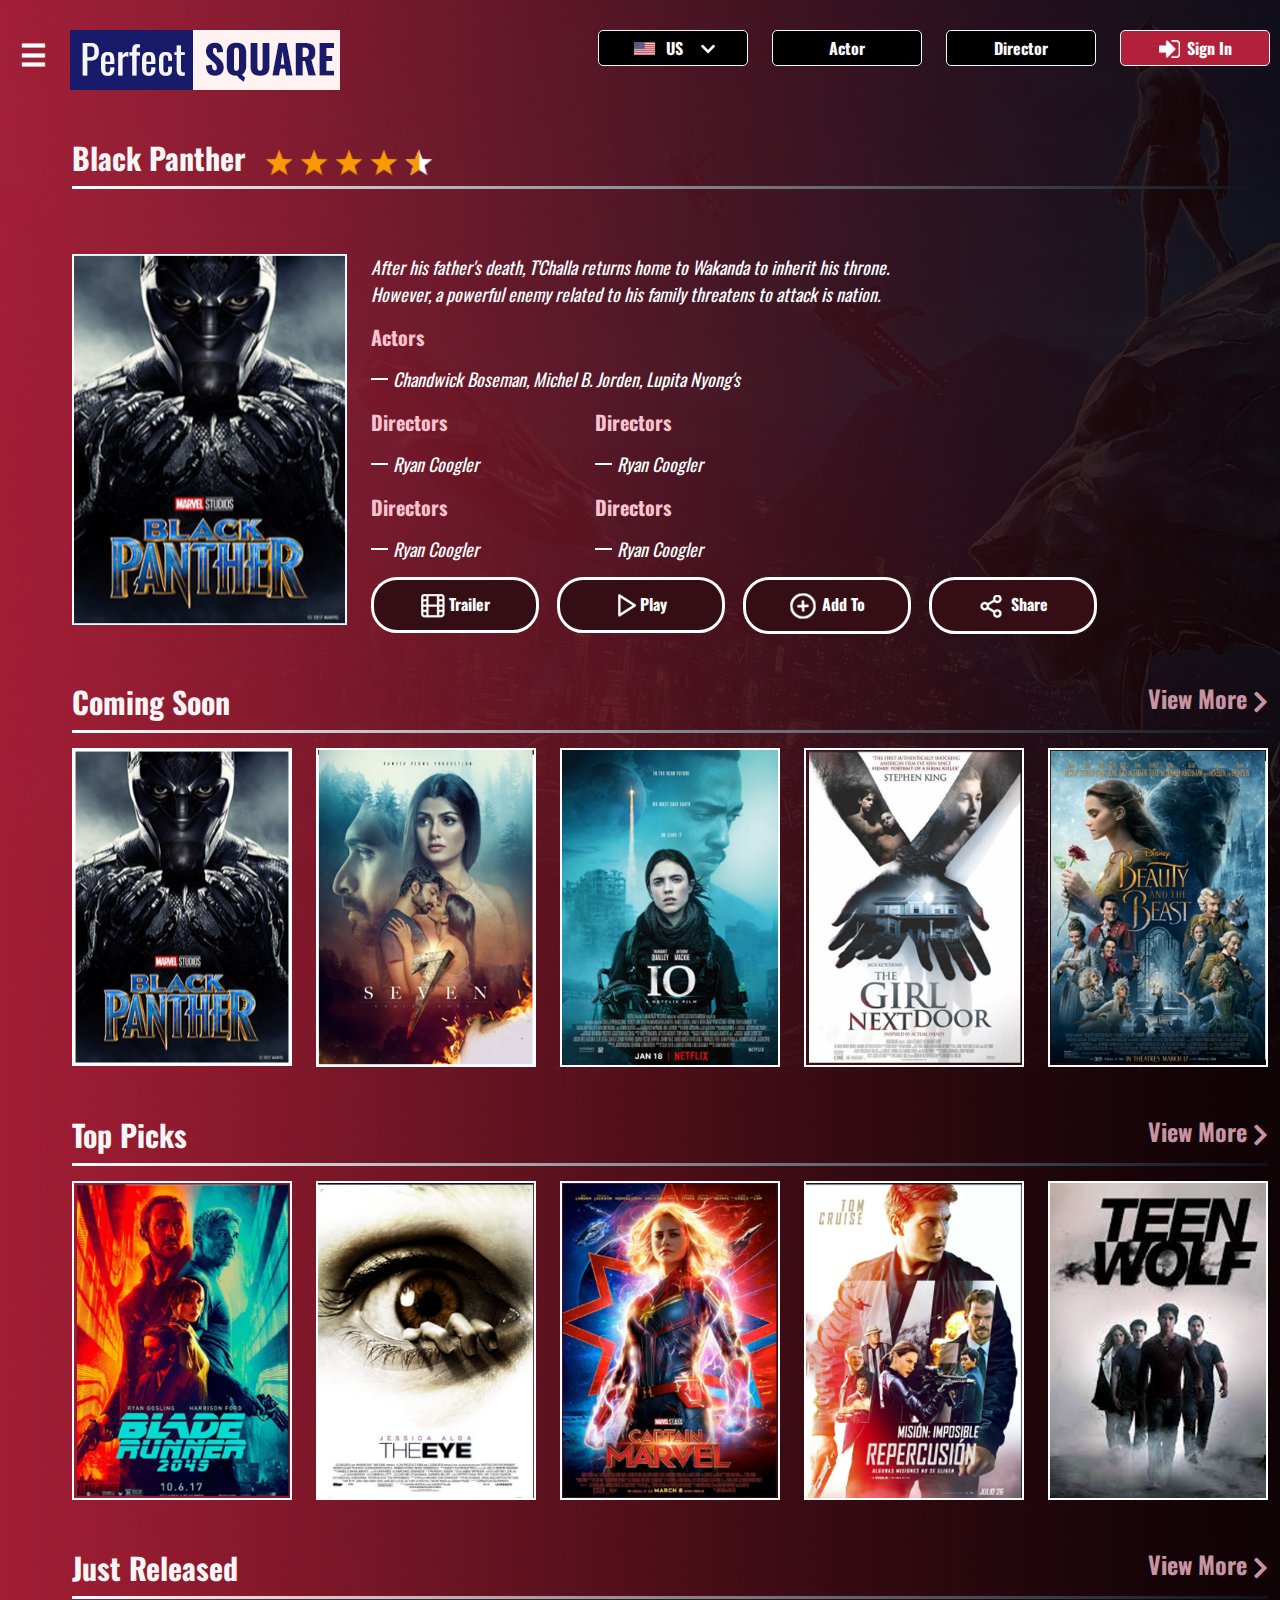
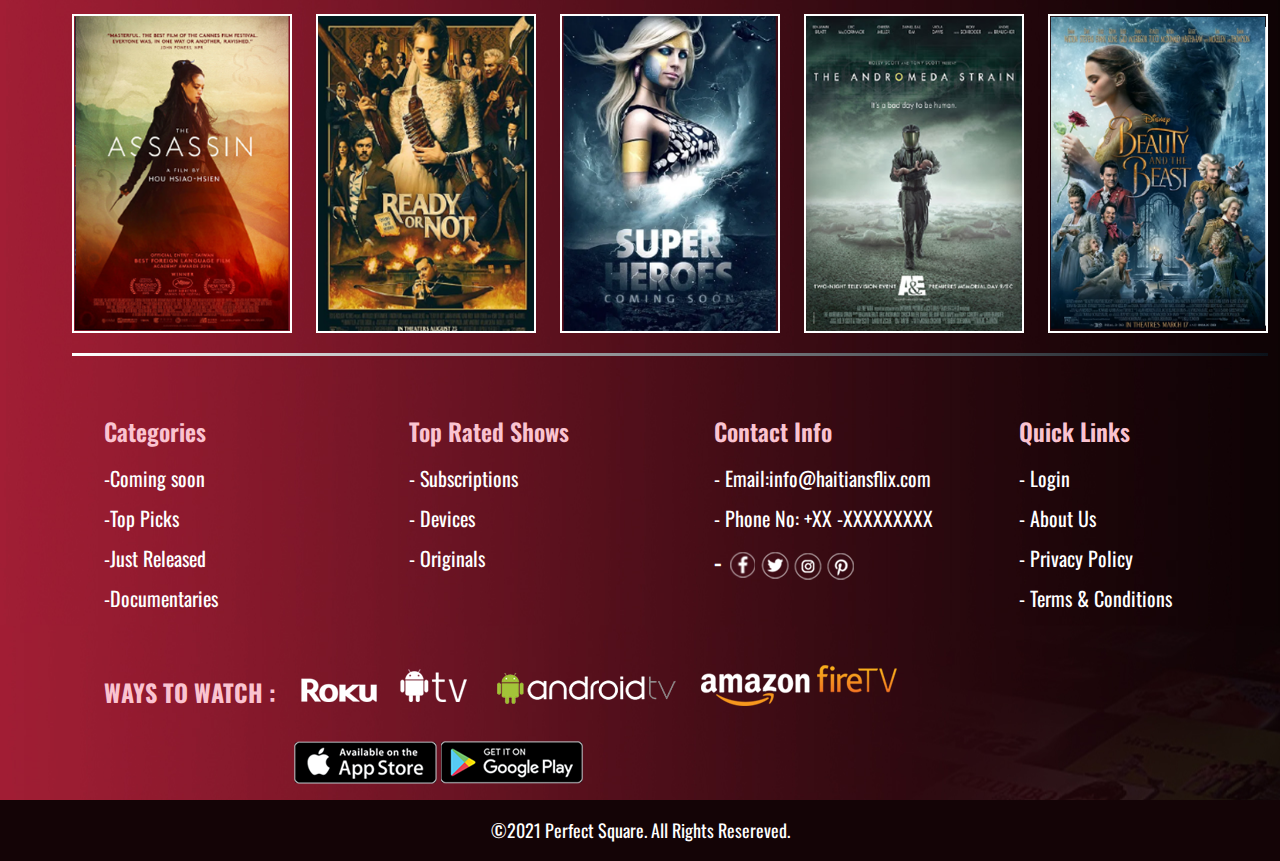
<file: index.html>
<!doctype html>
<html lang="en">

<head>
    <!-- Required meta tags -->
    <meta charset="utf-8">
    <meta name="viewport" content="width=device-width, initial-scale=1">

    <!-- Bootstrap CSS -->
    <link href="https://cdn.jsdelivr.net/npm/bootstrap@5.0.0-beta3/dist/css/bootstrap.min.css" rel="stylesheet" />
    <link rel="stylesheet" href="https://cdnjs.cloudflare.com/ajax/libs/font-awesome/5.15.3/css/all.min.css" />
    <link rel="preconnect" href="https://fonts.gstatic.com">
    <link href="https://fonts.googleapis.com/css2?family=Oswald:wght@400&display=swap" rel="stylesheet">
    <link rel="stylesheet" href="style.css">
    <title>Black Panther</title>

</head>

<body>
    <div id="mySidenav" class="sidenav">
        <a href="javascript:void(0)" class="closebtn" onclick="closeNav()">&times;</a>
        <a href="#" class="Active"><img src="assets/home.png" alt=""> HOME</a>
        <a href="#"><img src="assets/user.png" alt="">ABOUT US</a>
        <a href="#"><img src="assets/dolar.png" alt="">PRICING PLANS</a>
        <a href="#"><img src="assets/contact.png" alt="">FAQ</a>
        <a href="#"><img src="assets/call.png" alt="">CONTACT FORM</a>
    </div>
    <div class="container-fluid bg-back" id="main">
        <div class="bg--body">
            <div class="row">
                <div class="toppnavbar">
                    <div class="logo">
                        <div>
                            <span style="font-size:30px;color:#fff;font-weight:700;cursor:pointer"
                                onclick="openNav()">&#9776;</span>
                        </div>
                        </a><img src="assets/logo.png" alt="">
                    </div>
                    <div class="navbar_bx">
                        <ul>
                            <li><a href=""><img src="assets/flagicon.png" alt=""> US <i
                                        class="fas fa-chevron-down"></i></a></li>
                            <li><a href="">Actor</a></li>
                            <li><a href="">Director</a></li>
                            <li><a href=""><img src="assets/logout.png" alt="">Sign In</a></li>
                        </ul>
                    </div>
                </div>
            </div>
            <div class="">
                <div class="row">
                    <div class="heading_bx">
                        <h2>Black Panther<img src="assets/star.png" alt=""></h2>
                    </div>
                    <div class="row mainmovie">
                        <div class="col-lg-3 col-md-6 col-s-12">
                            <img src="assets/panther-3.png" alt="">
                        </div>
                        <div class="col-lg-9 col-md-6 col-s-12 text-white cont-bx">
                            <p>After his father's death, T'Challa returns home to Wakanda to inherit his throne.<br>
                                However, a powerful enemy related to his family threatens to attack is nation.</p>
                            <p><b>Actors</b></p>
                            <p><span class="line"></span>Chandwick Boseman, Michel B. Jorden, Lupita Nyong's</p>
                            <div class="row">
                                <div class="col-3 mobscr">
                                    <p><b>Directors</b></p>
                                    <p><span class="line"></span>Ryan Coogler</p>
                                </div>
                                <div class="col-3 mobscr">
                                    <p><b>Directors</b></p>
                                    <p><span class="line"></span>Ryan Coogler</p>
                                </div>
                            </div>
                            <div class="row">
                                <div class="col-3 mobscr">
                                    <p><b>Directors</b></p>
                                    <p><span class="line"></span>Ryan Coogler</p>
                                </div>
                                <div class="col-3 mobscr">
                                    <p><b>Directors</b></p>
                                    <p><span class="line"></span>Ryan Coogler</p>
                                </div>
                            </div>
                            <div class="row">
                                <div class="col-12">
                                    <div class="btn-bar">
                                        <button><img src="assets/movies1.png" alt=""> Trailer</button>
                                        <button><img src="assets/play.png" alt=""> Play</button>
                                        <button><img src="assets/addto.png" alt=""> Add To</button>
                                        <button><img src="assets/share.png" alt=""> Share</button>
                                    </div>
                                </div>
                            </div>

                        </div>
                    </div>
                </div>
            </div>
            <div class="row">
                <div class="col-12">
                    <div class="heading_bx">
                        <h2>Coming Soon <span>View More<i class="fas fa-chevron-right"></i></span></h2>
                    </div>
                    <div class="row">
                        <div class="col-lg-2 col-s-6">
                            <img src="assets/panther-3.png  " alt="">
                        </div>
                        <div class="col-lg-2 col-s-6">
                            <img src="assets/seven.png  " alt="">
                        </div>
                        <div class="col-lg-2 col-s-6">
                            <img src="assets/10.png  " alt="">
                        </div>
                        <div class="col-lg-2 col-s-6">
                            <img src="assets/girl.png  " alt="">
                        </div>
                        <div class="col-lg-2 col-s-6">
                            <img src="assets/beuty.png  " alt="">
                        </div>
                    </div>
                </div>
            </div>
            <div class="row">
                <div class="col-12">
                    <div class="heading_bx">
                        <h2>Top Picks <span>View More<i class="fas fa-chevron-right"></i></span></h2>
                    </div>
                    <div class="row">
                        <div class="col-lg-2 col-s-6">
                            <img src="assets/blade.png  " alt="">
                        </div>
                        <div class="col-lg-2 col-s-6">
                            <img src="assets/jessica.png  " alt="">
                        </div>
                        <div class="col-lg-2 col-s-6">
                            <img src="assets/marvel.png  " alt="">
                        </div>
                        <div class="col-lg-2 col-s-6">
                            <img src="assets/tom.png  " alt="">
                        </div>
                        <div class="col-lg-2 col-s-6">
                            <img src="assets/wolf.png  " alt="">
                        </div>
                    </div>
                </div>
            </div>
            <div class="row">
                <div class="col-12">
                    <div class="heading_bx">
                        <h2>Just Released <span>View More<i class="fas fa-chevron-right"></i></span></h2>
                    </div>
                    <div class="row">
                        <div class="col-lg-2 col-s-6">
                            <img src="assets/Assas.png  " alt="">
                        </div>
                        <div class="col-lg-2 col-s-6">
                            <img src="assets/ready.png  " alt="">
                        </div>
                        <div class="col-lg-2 col-s-6">
                            <img src="assets/super.png  " alt="">
                        </div>
                        <div class="col-lg-2 col-s-6">
                            <img src="assets/the.png  " alt="">
                        </div>
                        <div class="col-lg-2 col-s-6">
                            <img src="assets/beuty.png" alt="">
                        </div>
                    </div>
                    <div class="heading_bx">
                        <h3></h3>
                    </div>
                </div>
            </div>
        </div>
        <div class="footer">
            <div class="row">
                <div class="col-lg-3 col-s-12 footernav">
                    <ul>
                        <li>Categories</li>
                        <li><a href="">-Coming soon</a></li>
                        <li><a href="">-Top Picks</a></li>
                        <li><a href="">-Just Released</a></li>
                        <li><a href="">-Documentaries</a></li>
                    </ul>
                </div>
                <div class="col-lg-3 col-s-12 footernav">
                    <ul>
                        <li>Top Rated Shows</li>
                        <li><a href="">- Subscriptions</a></li>
                        <li><a href="">- Devices</a></li>
                        <li><a href="">- Originals</a></li>
                    </ul>
                </div>
                <div class="col-lg-3 col-s-12 footernav">
                    <ul>
                        <li>Contact Info</li>
                        <li><a href="">- Email:info@haitiansflix.com</a></li>
                        <li><a href="">- Phone No: +XX -XXXXXXXXX</a></li>
                        <li class="socialmenu">
                            <ul>
                                <li><a href="">- <img src="assets/social/fb.png" alt=""></a></li>
                                <li><a href=""><img src="assets/social/tw.png" alt=""></a></li>
                                <li><a href=""><img src="assets/social/inst.png" alt=""></a></li>
                                <li><a href=""><img src="assets/social/pin.png" alt=""></a></li>
                            </ul>
                        </li>
                    </ul>
                </div>
                <div class="col-lg-3 col-s-12 footernav">
                    <ul>
                        <li>Quick Links</li>
                        <li><a href="">- Login</a></li>
                        <li><a href="">- About Us</a></li>
                        <li><a href="">- Privacy Policy</a></li>
                        <li><a href="">- Terms & Conditions</a></li>
                    </ul>
                </div>
            </div>
            <div class="row">
                <div class="col-12 watch_wrapper">
                    <ul>
                        <li><b>WAYS TO WATCH : </b></li>
                        <li><a href=""><img src="assets/social/roku.png" alt=""></a></li>
                        <li><a href=""><img src="assets/social/tv.png" alt=""></a></li>
                        <li><a href=""><img src="assets/social/android.png" alt=""></a></li>
                        <li><a href=""><img src="assets/social/amzon.png" alt=""></a></li>
                    </ul>
                </div>
                <div class="row">
                    <div class="col-12 btnbar_bx">
                        <ul>
                            <li><a href=""><img src="assets/social/apple.png" alt=""></a></li>
                            <li><a href=""><img src="assets/social/google.png" alt=""></a></li>
                        </ul>
                    </div>
                </div>
            </div>
        </div>
    </div>
        <div class="bottom_footer">
            <p class="text-center text-white">©2021 Perfect Square. All Rights Resereved.</p>
        </div>
        <script src="https://cdn.jsdelivr.net/npm/bootstrap@5.0.0-beta3/dist/js/bootstrap.bundle.min.js"
            integrity="sha384-JEW9xMcG8R+pH31jmWH6WWP0WintQrMb4s7ZOdauHnUtxwoG2vI5DkLtS3qm9Ekf" crossorigin="anonymous">
        </script>
        <script>
        function openNav() {
            document.getElementById("mySidenav").style.width = "250px";
            document.getElementById("main").style.marginLeft = "250px";
            document.getElementById("main").style.width = "auto";
        }

        function closeNav() {
            document.getElementById("mySidenav").style.width = "0";
            document.getElementById("main").style.marginLeft = "0";
            document.getElementById("main").style.width = "100%";
        }
        </script>
</body>

</html>
</file>
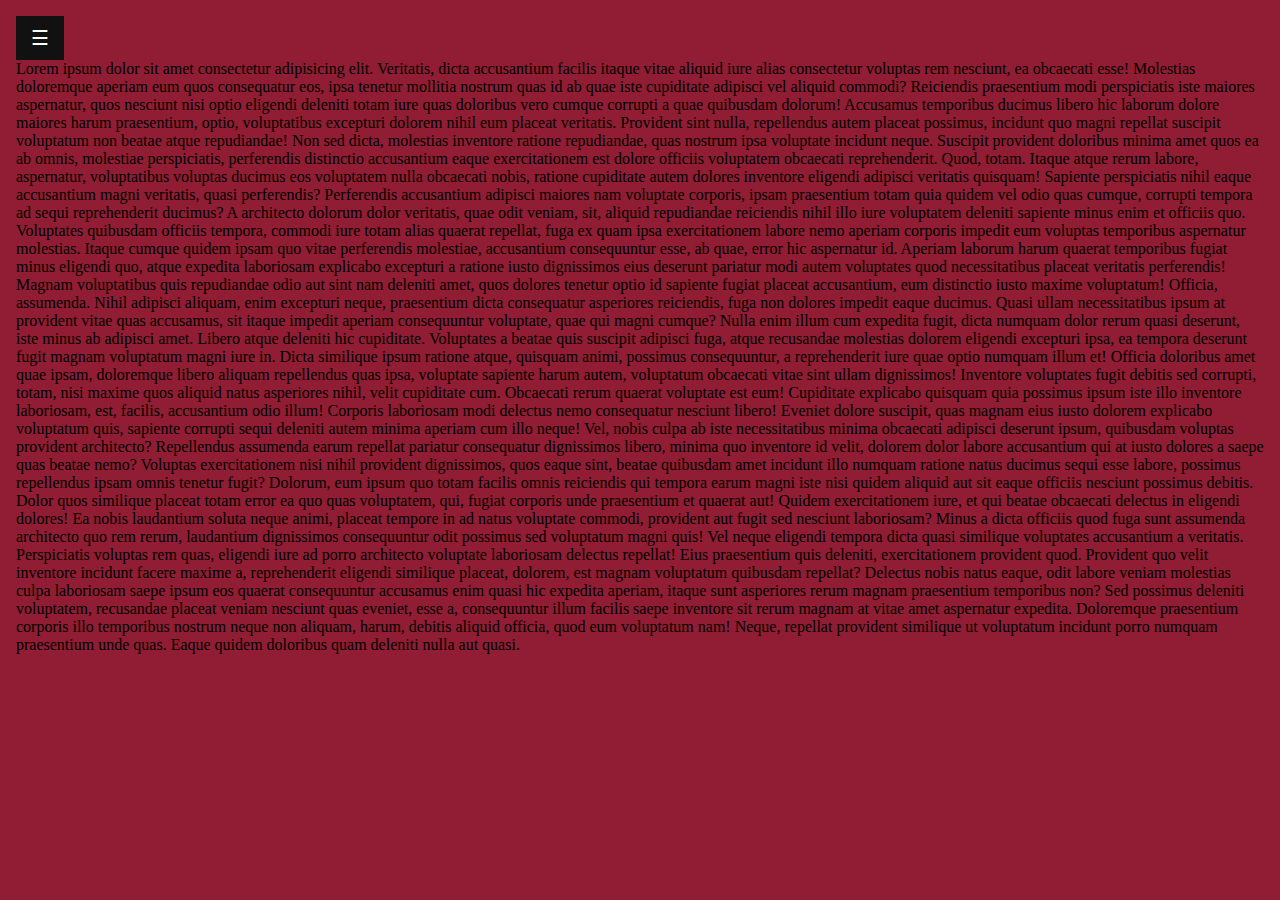
<file: test.html>
<!doctype html>
<html lang="en">
  <head>
    <!-- Required meta tags -->
    <meta charset="utf-8">
    <meta name="viewport" content="width=device-width, initial-scale=1">

    <!-- Bootstrap CSS -->
    <link href="https://cdn.jsdelivr.net/npm/bootstrap@5.0.0-beta3/dist/css/bootstrap.min.css" rel="stylesheet" integrity="sha384-eOJMYsd53ii+scO/bJGFsiCZc+5NDVN2yr8+0RDqr0Ql0h+rP48ckxlpbzKgwra6" crossorigin="anonymous">
    <link rel="stylesheet" href="style.css">
    <title>Perfect Square</title>
    <style>
        .sidebar {
  height: 100%;
  width: 0;
  position: fixed;
  z-index: 1;
  top: 0;
  left: 0;
  background-color: #111;
  overflow-x: hidden;
  transition: 0.5s;
  padding-top: 60px;
}

.sidebar a {
  padding: 8px 8px 8px 32px;
  text-decoration: none;
  font-size: 25px;
  color: #818181;
  display: block;
  transition: 0.3s;
}

.sidebar a:hover {
  color: #f1f1f1;
}

.sidebar .closebtn {
  position: absolute;
  top: 0;
  right: 25px;
  font-size: 36px;
  margin-left: 50px;
}

.openbtn {
  font-size: 20px;
  cursor: pointer;
  background-color: #111;
  color: white;
  padding: 10px 15px;
  border: none;
}

.openbtn:hover {
  background-color: #444;
}

#main {
  transition: margin-left .5s;
  padding: 16px;
}
    </style>
  </head>
  <body>
<div id="mySidebar" class="sidebar">
  <a href="javascript:void(0)" class="closebtn" onclick="closeNav()">×</a>
  <a href="#">About</a>
  <a href="#">Services</a>
  <a href="#">Clients</a>
  <a href="#">Contact</a>
</div>

<div id="main">
  <button class="openbtn" onclick="openNav()">☰</button>      
  <p>Lorem ipsum dolor sit amet consectetur adipisicing elit. Veritatis, dicta accusantium facilis itaque vitae aliquid iure alias consectetur voluptas rem nesciunt, ea obcaecati esse! Molestias doloremque aperiam eum quos consequatur eos, ipsa tenetur mollitia nostrum quas id ab quae iste cupiditate adipisci vel aliquid commodi? Reiciendis praesentium modi perspiciatis iste maiores aspernatur, quos nesciunt nisi optio eligendi deleniti totam iure quas doloribus vero cumque corrupti a quae quibusdam dolorum! Accusamus temporibus ducimus libero hic laborum dolore maiores harum praesentium, optio, voluptatibus excepturi dolorem nihil eum placeat veritatis. Provident sint nulla, repellendus autem placeat possimus, incidunt quo magni repellat suscipit voluptatum non beatae atque repudiandae! Non sed dicta, molestias inventore ratione repudiandae, quas nostrum ipsa voluptate incidunt neque. Suscipit provident doloribus minima amet quos ea ab omnis, molestiae perspiciatis, perferendis distinctio accusantium eaque exercitationem est dolore officiis voluptatem obcaecati reprehenderit. Quod, totam. Itaque atque rerum labore, aspernatur, voluptatibus voluptas ducimus eos voluptatem nulla obcaecati nobis, ratione cupiditate autem dolores inventore eligendi adipisci veritatis quisquam! Sapiente perspiciatis nihil eaque accusantium magni veritatis, quasi perferendis? Perferendis accusantium adipisci maiores nam voluptate corporis, ipsam praesentium totam quia quidem vel odio quas cumque, corrupti tempora ad sequi reprehenderit ducimus? A architecto dolorum dolor veritatis, quae odit veniam, sit, aliquid repudiandae reiciendis nihil illo iure voluptatem deleniti sapiente minus enim et officiis quo. Voluptates quibusdam officiis tempora, commodi iure totam alias quaerat repellat, fuga ex quam ipsa exercitationem labore nemo aperiam corporis impedit eum voluptas temporibus aspernatur molestias. Itaque cumque quidem ipsam quo vitae perferendis molestiae, accusantium consequuntur esse, ab quae, error hic aspernatur id. Aperiam laborum harum quaerat temporibus fugiat minus eligendi quo, atque expedita laboriosam explicabo excepturi a ratione iusto dignissimos eius deserunt pariatur modi autem voluptates quod necessitatibus placeat veritatis perferendis! Magnam voluptatibus quis repudiandae odio aut sint nam deleniti amet, quos dolores tenetur optio id sapiente fugiat placeat accusantium, eum distinctio iusto maxime voluptatum! Officia, assumenda. Nihil adipisci aliquam, enim excepturi neque, praesentium dicta consequatur asperiores reiciendis, fuga non dolores impedit eaque ducimus. Quasi ullam necessitatibus ipsum at provident vitae quas accusamus, sit itaque impedit aperiam consequuntur voluptate, quae qui magni cumque? Nulla enim illum cum expedita fugit, dicta numquam dolor rerum quasi deserunt, iste minus ab adipisci amet. Libero atque deleniti hic cupiditate. Voluptates a beatae quis suscipit adipisci fuga, atque recusandae molestias dolorem eligendi excepturi ipsa, ea tempora deserunt fugit magnam voluptatum magni iure in. Dicta similique ipsum ratione atque, quisquam animi, possimus consequuntur, a reprehenderit iure quae optio numquam illum et! Officia doloribus amet quae ipsam, doloremque libero aliquam repellendus quas ipsa, voluptate sapiente harum autem, voluptatum obcaecati vitae sint ullam dignissimos! Inventore voluptates fugit debitis sed corrupti, totam, nisi maxime quos aliquid natus asperiores nihil, velit cupiditate cum. Obcaecati rerum quaerat voluptate est eum! Cupiditate explicabo quisquam quia possimus ipsum iste illo inventore laboriosam, est, facilis, accusantium odio illum! Corporis laboriosam modi delectus nemo consequatur nesciunt libero! Eveniet dolore suscipit, quas magnam eius iusto dolorem explicabo voluptatum quis, sapiente corrupti sequi deleniti autem minima aperiam cum illo neque! Vel, nobis culpa ab iste necessitatibus minima obcaecati adipisci deserunt ipsum, quibusdam voluptas provident architecto? Repellendus assumenda earum repellat pariatur consequatur dignissimos libero, minima quo inventore id velit, dolorem dolor labore accusantium qui at iusto dolores a saepe quas beatae nemo? Voluptas exercitationem nisi nihil provident dignissimos, quos eaque sint, beatae quibusdam amet incidunt illo numquam ratione natus ducimus sequi esse labore, possimus repellendus ipsam omnis tenetur fugit? Dolorum, eum ipsum quo totam facilis omnis reiciendis qui tempora earum magni iste nisi quidem aliquid aut sit eaque officiis nesciunt possimus debitis. Dolor quos similique placeat totam error ea quo quas voluptatem, qui, fugiat corporis unde praesentium et quaerat aut! Quidem exercitationem iure, et qui beatae obcaecati delectus in eligendi dolores! Ea nobis laudantium soluta neque animi, placeat tempore in ad natus voluptate commodi, provident aut fugit sed nesciunt laboriosam? Minus a dicta officiis quod fuga sunt assumenda architecto quo rem rerum, laudantium dignissimos consequuntur odit possimus sed voluptatum magni quis! Vel neque eligendi tempora dicta quasi similique voluptates accusantium a veritatis. Perspiciatis voluptas rem quas, eligendi iure ad porro architecto voluptate laboriosam delectus repellat! Eius praesentium quis deleniti, exercitationem provident quod. Provident quo velit inventore incidunt facere maxime a, reprehenderit eligendi similique placeat, dolorem, est magnam voluptatum quibusdam repellat? Delectus nobis natus eaque, odit labore veniam molestias culpa laboriosam saepe ipsum eos quaerat consequuntur accusamus enim quasi hic expedita aperiam, itaque sunt asperiores rerum magnam praesentium temporibus non? Sed possimus deleniti voluptatem, recusandae placeat veniam nesciunt quas eveniet, esse a, consequuntur illum facilis saepe inventore sit rerum magnam at vitae amet aspernatur expedita. Doloremque praesentium corporis illo temporibus nostrum neque non aliquam, harum, debitis aliquid officia, quod eum voluptatum nam! Neque, repellat provident similique ut voluptatum incidunt porro numquam praesentium unde quas. Eaque quidem doloribus quam deleniti nulla aut quasi.</p>
</div>























<script>
function openNav() {
  document.getElementById("mySidebar").style.width = "250px";
  document.getElementById("main").style.marginLeft = "250px";
}

function closeNav() {
  document.getElementById("mySidebar").style.width = "0";
  document.getElementById("main").style.marginLeft= "0";
}
</script>
  <script src="https://cdn.jsdelivr.net/npm/bootstrap@5.0.0-beta3/dist/js/bootstrap.bundle.min.js" integrity="sha384-JEW9xMcG8R+pH31jmWH6WWP0WintQrMb4s7ZOdauHnUtxwoG2vI5DkLtS3qm9Ekf" crossorigin="anonymous"></script>
  
  </body>
</html>
</file>
<file: style.css>
*{
    margin:0px;
    padding: 0px;
    box-sizing: border-box;
}
@import url('https://fonts.googleapis.com/css2?family=Oswald:wght@400;600&display=swap');
body{
    background: #901d33;
    font-family: 'Oswald';
}
.bg-back{
    background-image: url(assets/bg-imae.jpg);
    background-repeat: no-repeat;
}
.navbar-collapse ul {
	list-style: none;
}
.navbar-collapse ul li a{
    text-decoration: none;
}
.logo {
	float: left;
}
.navbar_bx {
	float: right;
}
.navbar_bx ul li {
	display: inline-block;
}
.toppnavbar {
	padding: 30px 0 0 0;
}
.navbar_bx ul li {
	display: inline-block;
	padding: 5px 0px;
	border: 1px solid aliceblue;
	margin: 0 10px;
	background: black;
	border-radius: 5px;
	width: 150px;
	text-align: center;
}
.navbar_bx ul li a {
	text-decoration: none;
	color: #fff;
	font-weight: 700;
}
.logo {
	display: flex;
	margin-left: 10px;
}

.logo a {
	line-height: 58px;
}
.logo i {
	color: #fff;
	font-size: 22px;
	margin: 0 20px;
}
.navbar_bx ul li:nth-child(1){
    padding: 5px 20px;
}
.navbar_bx ul li:nth-child(4){
    background:#b22039;
    padding: 5px 20px;
}
.navbar_bx ul li img {
	width: 21px;
	margin-right: 7px;
	margin-top: -3px;
}
.line
{
width: 17px;
display: inline-block;
background: #fff;
height: 2px;
vertical-align: super;
margin-right: 5px;}
.navbar_bx ul li a i {
	margin: 0px -2px;
	margin-left: 14px;
}
.row.mainmovie {
	padding-top: 50px;
}
.heading_bx h2 {
	font-size: 30px;
	color: #faf6f6;
	font-weight: 700;
	padding-top: 50px;
	padding-bottom: 10px;
	border-bottom: 3px solid;
	border-image-slice: 1;
	border-image-source: linear-gradient(to right, #ffffff, #0b121a);
	margin-bottom: 15px;
}
.heading_bx h3 {
	font-size: 30px;
	color: #faf6f6;
	font-weight: 700;
	border-bottom: 3px solid;
	border-image-slice: 1;
	border-image-source: linear-gradient(to right, #ffffff, #0b121a);
	padding: 20px 0 0px 0;
	margin-bottom: 57px;
}
.heading_bx H2 img {
	margin-left: 20px;
}

.cont-bx p {
	font-style: italic;
	font-size: 18px;
	padding: 0;
	margin: 0;
	margin-bottom: 14px;
}
.btn-bar {
	margin-top: 0px;
}
.Active {
	color: #fff !important;
}
#mySidenav a img {
	margin-right: 7px;
}
.col-lg-5.text-white.cont-bx p {
	font-size: 18px;
	
	margin: 7px;
}
.cont-bx p b {
	font-size: 20px;
	font-style: normal;
	color: #fac3d0;
}
.col-lg-2 img {
	border: 2px solid #fff;
}
.col-lg-3.col-md-6.col-s-12 img {
	width: 100%;
	height: 371px;
}
.btn-bar button {
	background: #350d14;
	border: none;
	border: 3px solid #fff;
	padding: 12px 0;
	color: #fff;
	font-weight: 700;
	border-radius: 26px;
	width: 168px;
	text-align: center;
	margin-right: 14px;
}
.footer {
	margin-left: 60px;
}

.heading_bx h2 span{
    float: right;
    color: #c894a1;
    font-size: 24px;
}
.socialmenu ul li{
    display: inline-block;
}
.footernav ul li{
list-style: none    ;
}
.footernav ul li {
	font-size: 20px;
    margin-bottom: 10px;
}
.footernav ul li a{
	color:#fff;
    text-decoration: none;
}
.footernav ul li:first-child {
	font-size: 24px;
	font-weight: 600;
	color: #fac3d0;
	margin-bottom: 14px;
}
.watch_wrapper ul li {
	list-style: none;
	display: inline-block;
	vertical-align: middle;
}
.col-12.watch_wrapper {
	padding-top: 31px;
}
.watch_wrapper ul li:nth-child(1){
    font-size: 24px;
    color: #fac3d0;
}
.btnbar_bx ul li {
	list-style: none;
	display: inline-block;
	vertical-align: middle;

}
.btnbar_bx ul li {
	margin-left: 190px;
}
.btnbar_bx ul li:last-child {
    margin-left: inherit;
}
.bottom_footer{
    background: #140406
}
.bottom_footer p {
	font-size: 18px;
	padding: 0px;
	margin: 0px;
	padding: 17px 0px;
}
.heading_bx h2 span i {
	margin-left: 6px;
	vertical-align: middle;
	display: inline-block;
}
.socialmenu ul {
	padding: 0;
}
.sidenav {
  height: 100%;
  width: 0;
  position: fixed;
  z-index: 1;
  top: 0;
  left: 0;
  background-image: url(assets/asidebanner.jpg);
  background-color: rgba(25, 26, 106, 0.3);  
  overflow-x: hidden;
  transition: 0.5s;
  padding-top: 60px;
}

.sidenav a {
	padding: 40px 8px 8px 32px;
	text-decoration: none;
	font-size: 25px;
	color: #a3a0fb;
	display: block;
	transition: 0.3s;
}
.col-lg-2.col-s-6 img {
	width: 100%;
}
.sidenav a:hover {
  color: #f1f1f1;
}

.sidenav .closebtn {
	position: absolute;
	top: 0;
	right: 25px;
	font-size: 92px;
	margin-left: 50px;
	color: #fff;
	padding: 0;
	font-weight: inherit;
}

.col-lg-2 {
	flex: 0 0 auto;
	width: 20%;
}
#main {
  transition: margin-left .5s;
}
.bg--body {
	margin-left: 60px;
}
.logo div span {
	margin-left: -50px;
}

@media (min-width:320px) and (max-width:767px){
	#main{
		margin-left: inherit !important;
	}
	.row.mainmovie {
	padding-top: 50px;
	margin: 0 auto;
}
	.bg--body {
	margin-left: inherit;
}
.logo div span {
	margin-left: inherit;
}
.navbar_bx ul li:nth-child(1) {
	padding: 5px 10px;
}
.navbar_bx ul li {
	width: 120px;
	text-align: center;
	margin: auto;
	margin-top: 10px;
}
.heading_bx h2 {
	font-size: 25px;
	padding-top: 10px;
	padding-bottom: 10px;

	margin-bottom: 5px;
}
.cont-bx {
	padding: 10px;
}
.col-lg-3.footernav {
	width: 50%;
	padding: 0;
	margin: 0;
}
.footernav ul li:first-child {
	font-size: 21px;
	font-weight: 600;
	color: #fac3d0;
	margin-bottom: 14px;
}
.footernav ul li a {
	color: #fff;
	text-decoration: none;
	font-size: 17px;
}
.footer {
	margin-left: 0px;
}
.mobscr {
	width: 50%;
}

.btn-bar button {
		padding: 5px 0;
font-size: 14px;
	width: 122px;
	margin-right: 14px;
	margin-bottom: 15px;
}
.btnbar_bx ul li {
	margin-left: 0px;
}

.btnbar_bx img {
	width: 88%;
}
.heading_bx h2 span {
	float: right;
	color: #c894a1;
	font-size: 15px;
	line-height: 48px;
}
.col-lg-3.col-md-6.col-s-12 img {
	width: 100%;
height: inherit;
}
.watch_wrapper ul li:nth-child(1) {
	font-size: 16px;
	color: #fac3d0;
	width: 100%;
	text-align: center;
}
.col-12.watch_wrapper {
	padding-top: 31px;
	text-align: center;
}
.col-12.watch_wrapper {
	padding-left: 0px !important;
}
.col-12.btnbar_bx{
	text-align: center;
}
}
</file>
